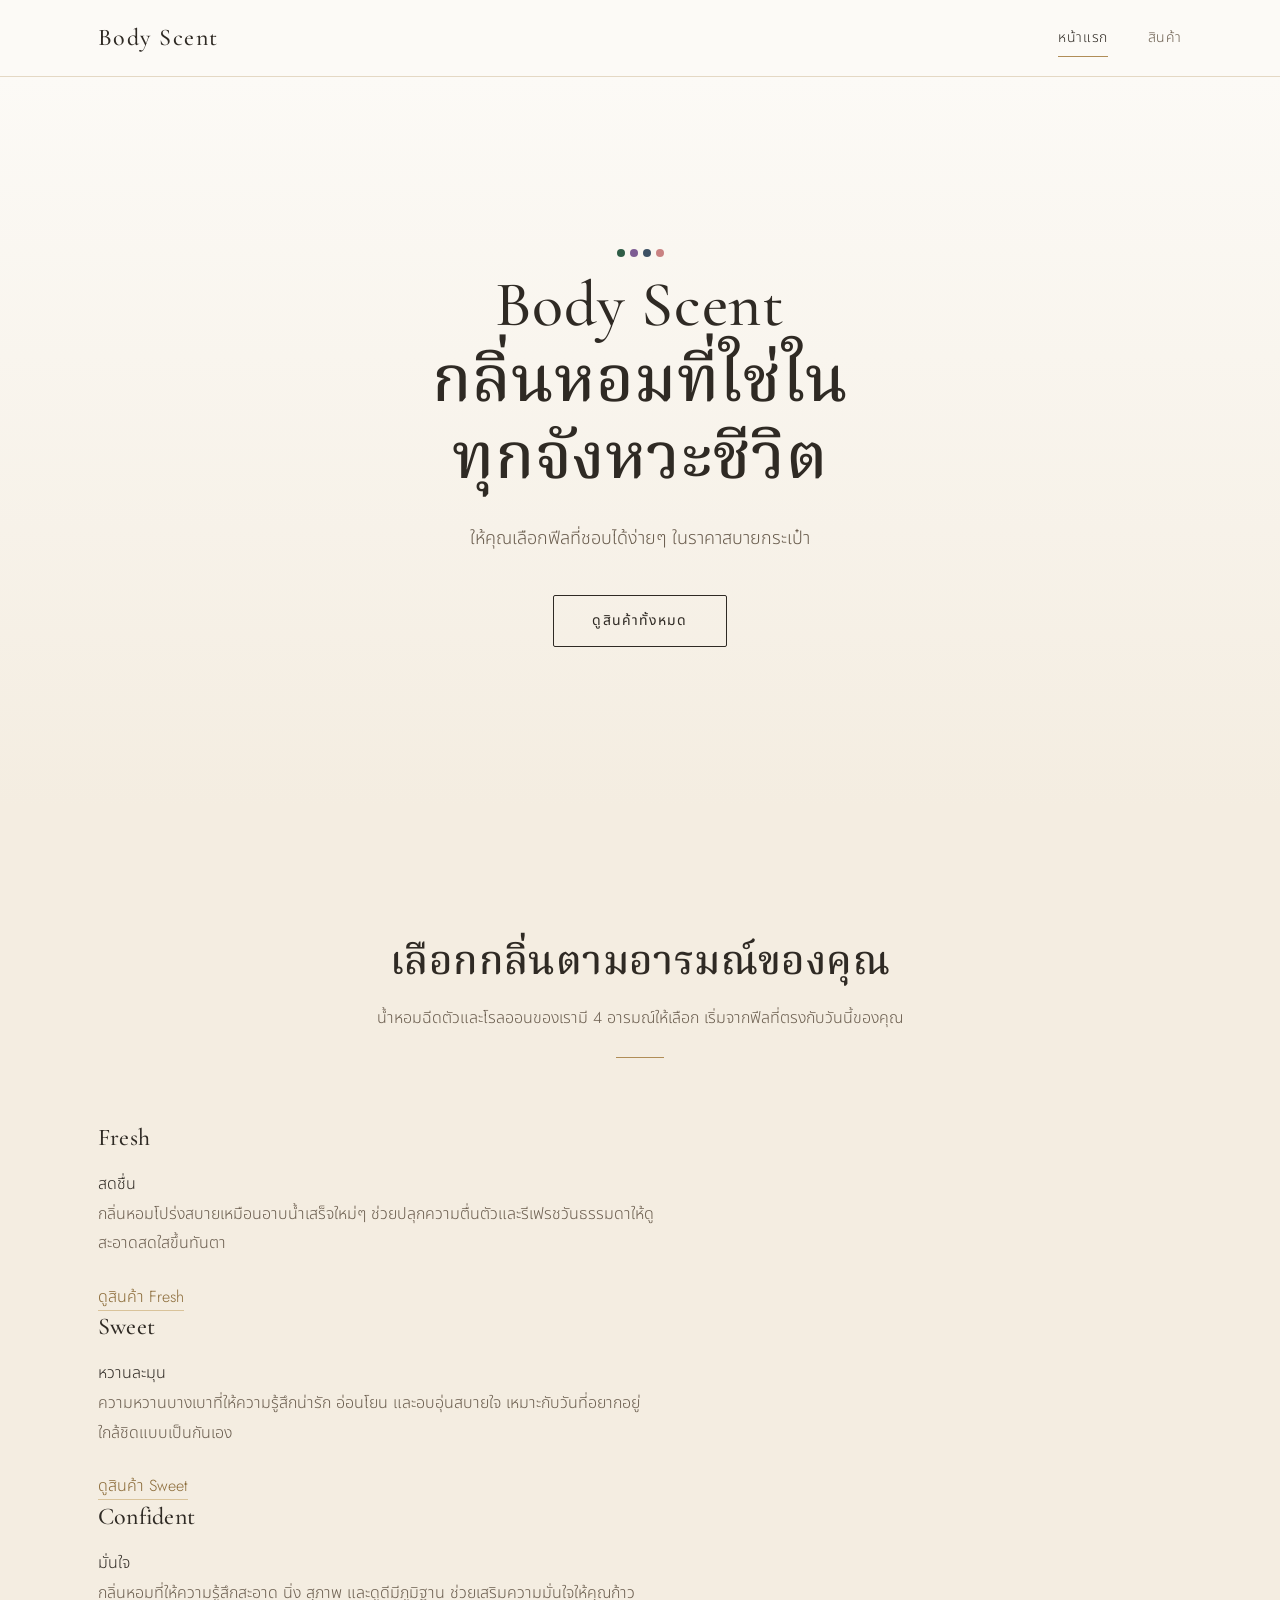
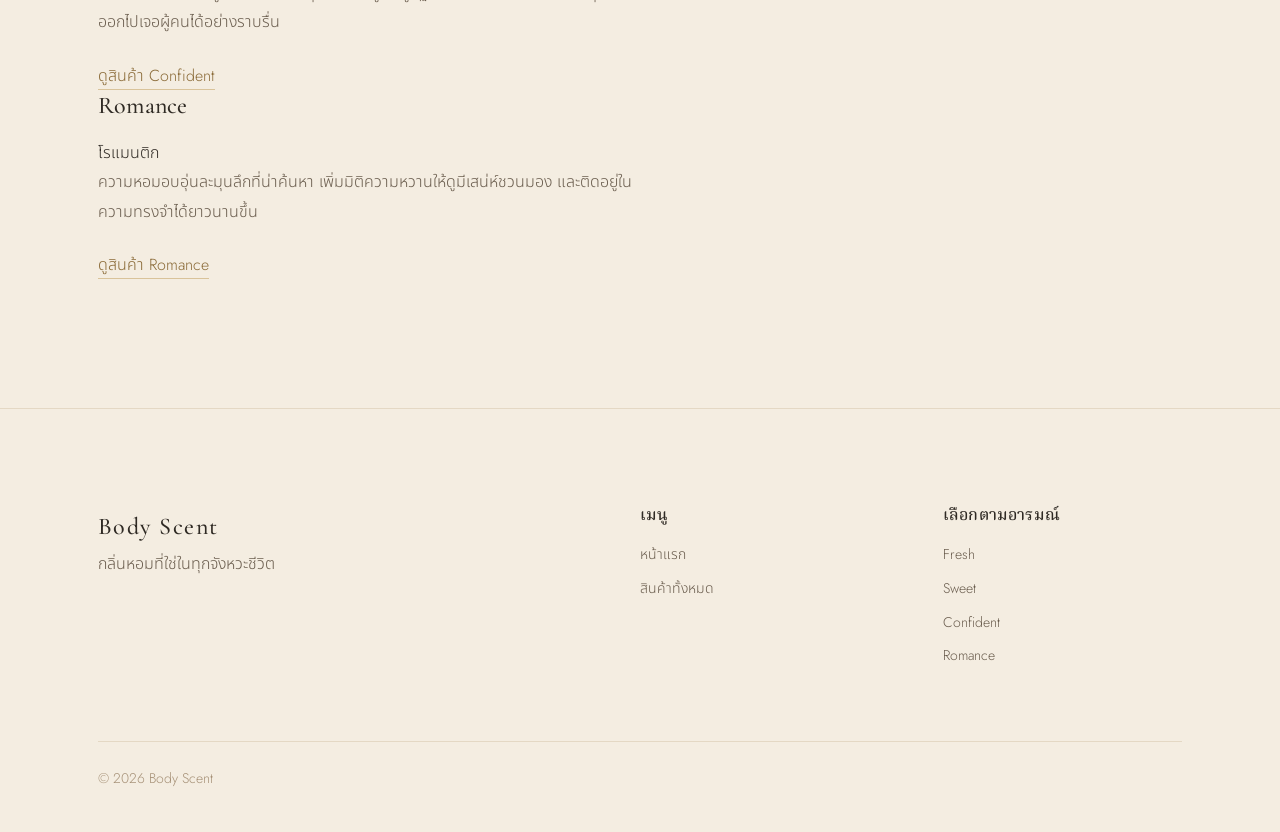
<file: index.html>
<!DOCTYPE html>
<html lang="th">
<head>
  <meta charset="UTF-8">
  <meta name="viewport" content="width=device-width, initial-scale=1">
  <title>Body Scent | น้ำหอมฉีดตัวและโรลออน เลือกกลิ่นตามอารมณ์</title>
  <meta name="description" content="Body Scent กลิ่นหอมที่ใช่ในทุกจังหวะชีวิต เลือกฟีลที่ชอบได้ง่ายๆ ในราคาสบายกระเป๋า น้ำหอมฉีดตัวและโรลออน 4 อารมณ์ Fresh, Sweet, Confident, Romance">
  <link rel="stylesheet" href="style.css">
</head>
<body>

  <header class="site-header">
    <div class="container">
      <a class="logo" href="index.html">Body Scent</a>
      <nav class="nav" aria-label="เมนูหลัก">
        <a href="index.html" aria-current="page">หน้าแรก</a>
        <a href="product.html">สินค้า</a>
      </nav>
    </div>
  </header>

  <main>

    <!-- Hero -->
    <section class="hero hero--full text-center" aria-labelledby="hero-title">
      <div class="container">
        <div class="hero__moods" aria-hidden="true">
          <span class="mood-dot" data-mood="fresh"></span>
          <span class="mood-dot" data-mood="sweet"></span>
          <span class="mood-dot" data-mood="confident"></span>
          <span class="mood-dot" data-mood="romance"></span>
        </div>
        <h1 id="hero-title">Body Scent<br>กลิ่นหอมที่ใช่ในทุกจังหวะชีวิต</h1>
        <p class="lead">ให้คุณเลือกฟีลที่ชอบได้ง่ายๆ ในราคาสบายกระเป๋า</p>
        <a class="btn" href="product.html">ดูสินค้าทั้งหมด</a>
      </div>
    </section>

    <!-- เลือกตาม mood -->
    <section class="section section--cream" id="moods" aria-labelledby="moods-title">
      <div class="container">
        <div class="section-head text-center">
          <h2 id="moods-title">เลือกกลิ่นตามอารมณ์ของคุณ</h2>
          <p>น้ำหอมฉีดตัวและโรลออนของเรามี 4 อารมณ์ให้เลือก เริ่มจากฟีลที่ตรงกับวันนี้ของคุณ</p>
          <span class="rule"></span>
        </div>

        <div class="mood-grid">

          <a class="mood-card" data-mood="fresh" href="product.html?mood=fresh">
            <h3 class="mood-card__name">Fresh</h3>
            <span class="mood-card__th">สดชื่น</span>
            <p>กลิ่นหอมโปร่งสบายเหมือนอาบน้ำเสร็จใหม่ๆ ช่วยปลุกความตื่นตัวและรีเฟรชวันธรรมดาให้ดูสะอาดสดใสขึ้นทันตา</p>
            <span class="link">ดูสินค้า Fresh</span>
          </a>

          <a class="mood-card" data-mood="sweet" href="product.html?mood=sweet">
            <h3 class="mood-card__name">Sweet</h3>
            <span class="mood-card__th">หวานละมุน</span>
            <p>ความหวานบางเบาที่ให้ความรู้สึกน่ารัก อ่อนโยน และอบอุ่นสบายใจ เหมาะกับวันที่อยากอยู่ใกล้ชิดแบบเป็นกันเอง</p>
            <span class="link">ดูสินค้า Sweet</span>
          </a>

          <a class="mood-card" data-mood="confident" href="product.html?mood=confident">
            <h3 class="mood-card__name">Confident</h3>
            <span class="mood-card__th">มั่นใจ</span>
            <p>กลิ่นหอมที่ให้ความรู้สึกสะอาด นิ่ง สุภาพ และดูดีมีภูมิฐาน ช่วยเสริมความมั่นใจให้คุณก้าวออกไปเจอผู้คนได้อย่างราบรื่น</p>
            <span class="link">ดูสินค้า Confident</span>
          </a>

          <a class="mood-card" data-mood="romance" href="product.html?mood=romance">
            <h3 class="mood-card__name">Romance</h3>
            <span class="mood-card__th">โรแมนติก</span>
            <p>ความหอมอบอุ่นละมุนลึกที่น่าค้นหา เพิ่มมิติความหวานให้ดูมีเสน่ห์ชวนมอง และติดอยู่ในความทรงจำได้ยาวนานขึ้น</p>
            <span class="link">ดูสินค้า Romance</span>
          </a>

        </div>
      </div>
    </section>

  </main>

  <footer class="site-footer">
    <div class="container">
      <div>
        <a class="logo" href="index.html">Body Scent</a>
        <p>กลิ่นหอมที่ใช่ในทุกจังหวะชีวิต</p>
      </div>
      <div>
        <h4>เมนู</h4>
        <ul>
          <li><a href="index.html">หน้าแรก</a></li>
          <li><a href="product.html">สินค้าทั้งหมด</a></li>
        </ul>
      </div>
      <div>
        <h4>เลือกตามอารมณ์</h4>
        <ul>
          <li><a href="product.html?mood=fresh">Fresh</a></li>
          <li><a href="product.html?mood=sweet">Sweet</a></li>
          <li><a href="product.html?mood=confident">Confident</a></li>
          <li><a href="product.html?mood=romance">Romance</a></li>
        </ul>
      </div>
      <div class="footer-bottom">© 2026 Body Scent</div>
    </div>
  </footer>

  <script src="script.js"></script>
</body>
</html>
</file>
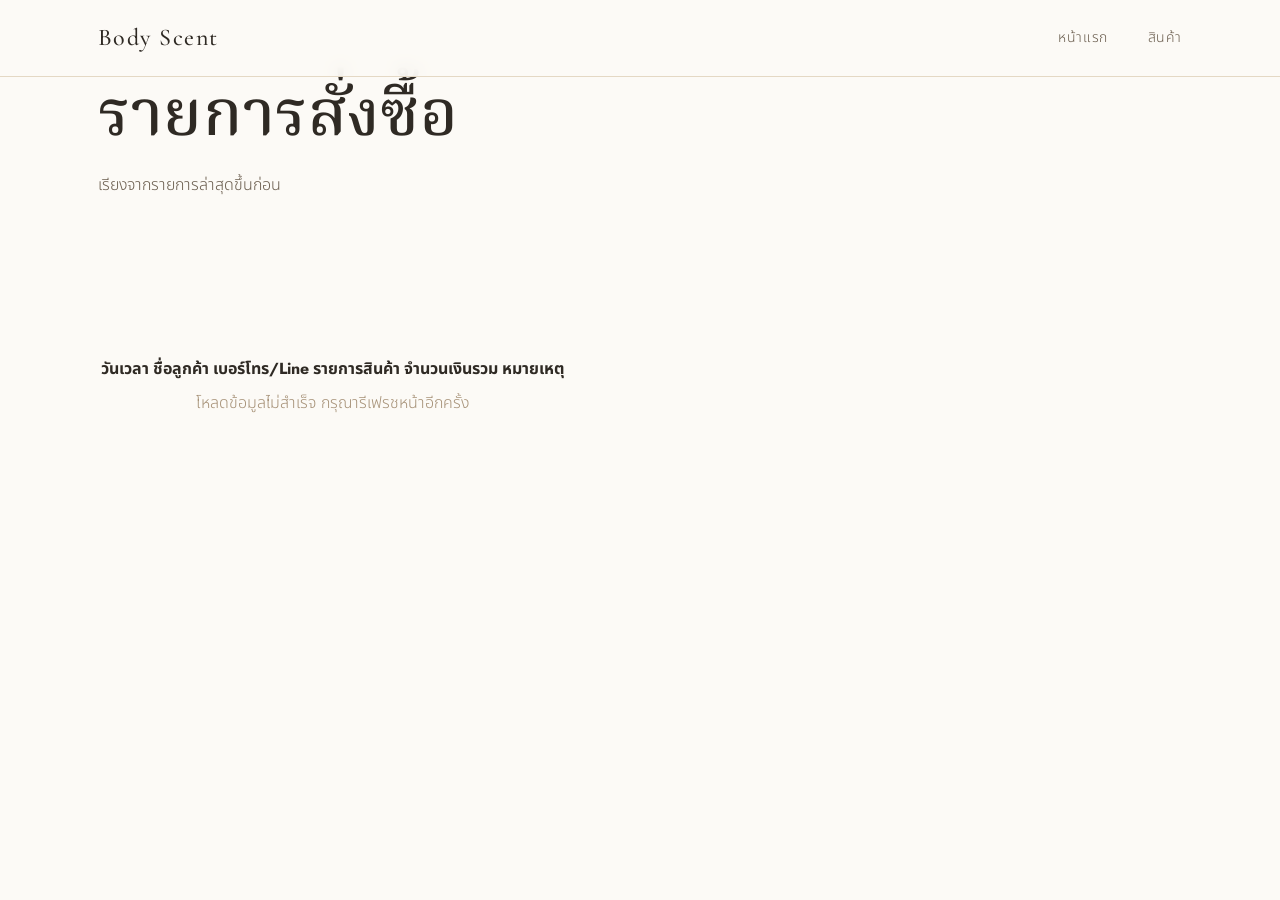
<file: admin.html>
<!DOCTYPE html>
<html lang="th">
<head>
  <meta charset="UTF-8">
  <meta name="viewport" content="width=device-width, initial-scale=1">
  <title>รายการสั่งซื้อ | Body Scent</title>
  <meta name="robots" content="noindex, nofollow">
  <link rel="stylesheet" href="style.css">
</head>
<body>

  <header class="site-header">
    <div class="container">
      <a class="logo" href="index.html">Body Scent</a>
      <nav class="nav" aria-label="เมนูหลัก">
        <a href="index.html">หน้าแรก</a>
        <a href="product.html">สินค้า</a>
      </nav>
    </div>
  </header>

  <main>

    <section class="page-head">
      <div class="container">
        <h1>รายการสั่งซื้อ</h1>
        <p>เรียงจากรายการล่าสุดขึ้นก่อน</p>
      </div>
    </section>

    <section class="section">
      <div class="container">
        <div class="table-wrap">
          <table id="ordersTable" class="orders-table">
            <thead>
              <tr>
                <th scope="col">วันเวลา</th>
                <th scope="col">ชื่อลูกค้า</th>
                <th scope="col">เบอร์โทร/Line</th>
                <th scope="col">รายการสินค้า</th>
                <th scope="col">จำนวนเงินรวม</th>
                <th scope="col">หมายเหตุ</th>
              </tr>
            </thead>
            <tbody></tbody>
          </table>
        </div>
      </div>
    </section>

  </main>

  <script src="script.js"></script>
</body>
</html>
</file>
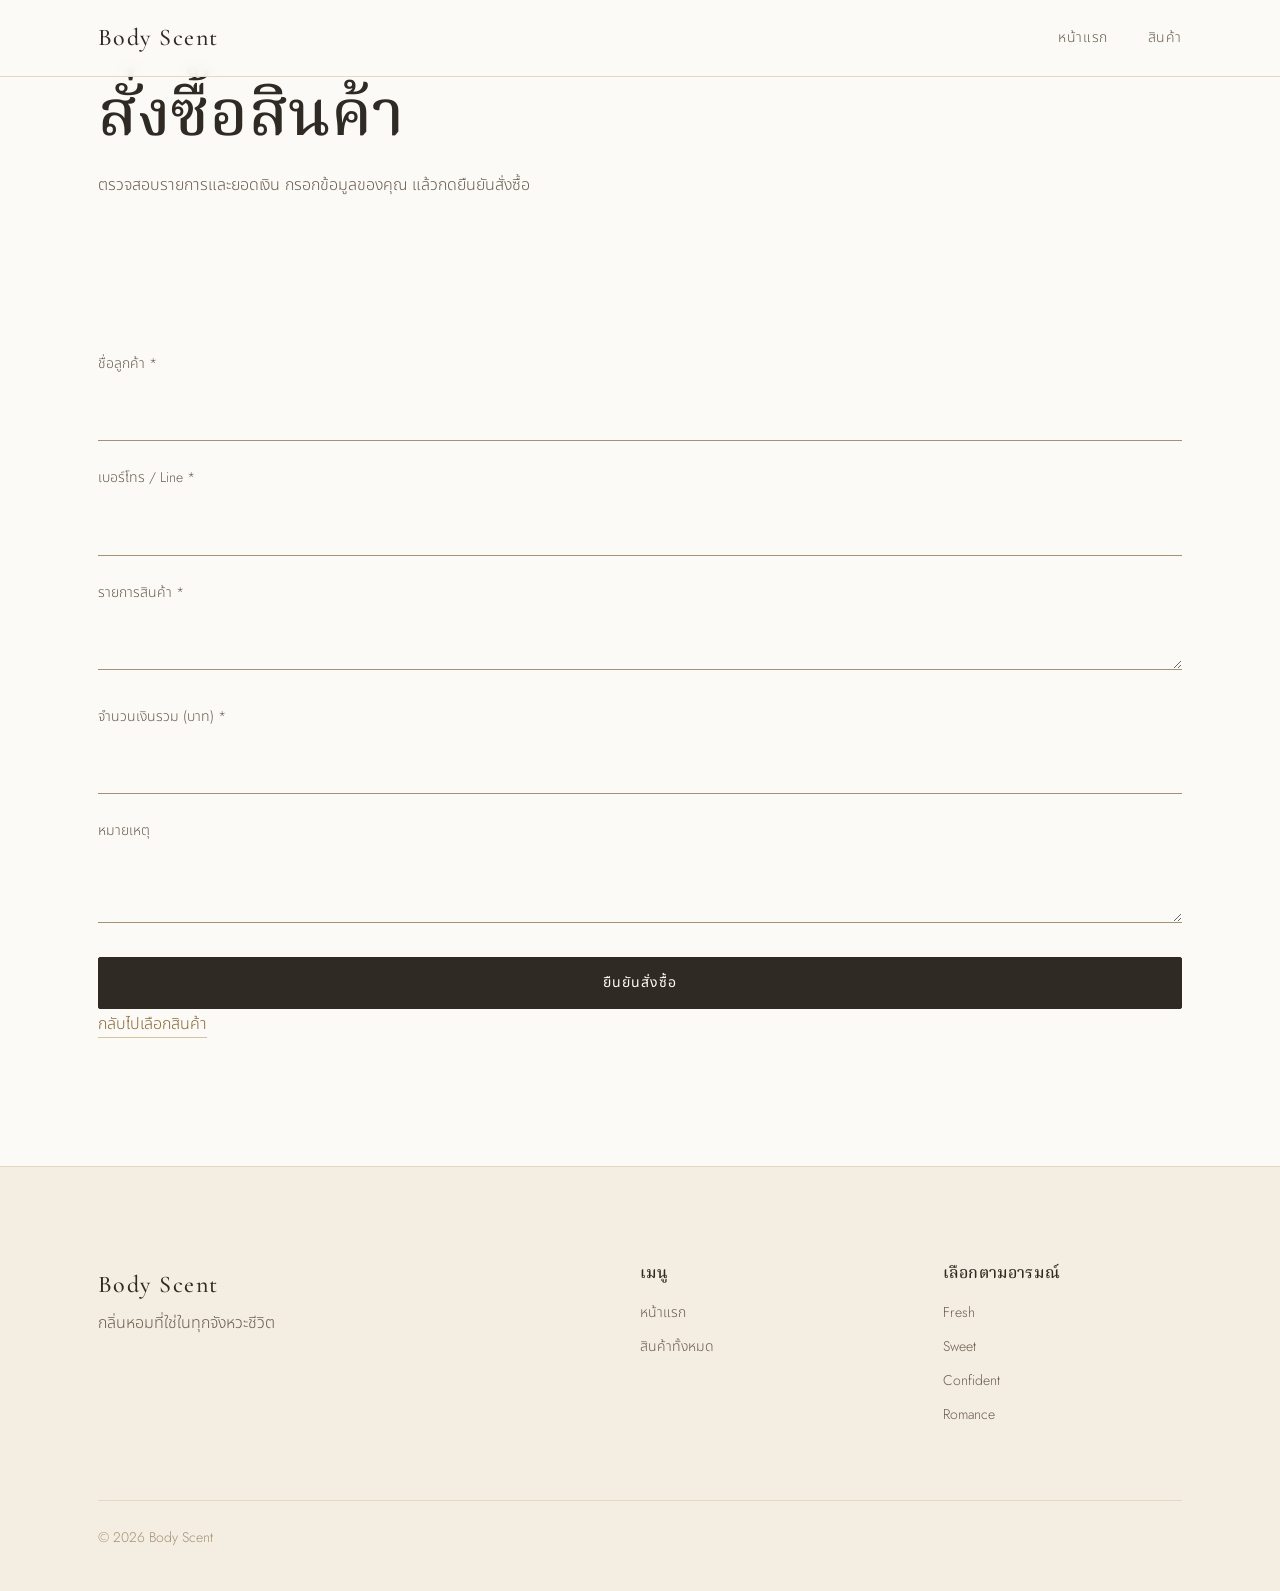
<file: order.html>
<!DOCTYPE html>
<html lang="th">
<head>
  <meta charset="UTF-8">
  <meta name="viewport" content="width=device-width, initial-scale=1">
  <title>สั่งซื้อสินค้า | Body Scent</title>
  <meta name="description" content="กรอกข้อมูลเพื่อสั่งซื้อน้ำหอมฉีดตัวและโรลออนจาก Body Scent">
  <link rel="stylesheet" href="style.css">
</head>
<body>

  <header class="site-header">
    <div class="container">
      <a class="logo" href="index.html">Body Scent</a>
      <nav class="nav" aria-label="เมนูหลัก">
        <a href="index.html">หน้าแรก</a>
        <a href="product.html">สินค้า</a>
      </nav>
    </div>
  </header>

  <main>

    <section class="page-head">
      <div class="container">
        <h1>สั่งซื้อสินค้า</h1>
        <p>ตรวจสอบรายการและยอดเงิน กรอกข้อมูลของคุณ แล้วกดยืนยันสั่งซื้อ</p>
      </div>
    </section>

    <section class="section">
      <div class="container">
        <form id="orderForm" class="form-narrow">

          <div class="field">
            <label for="customerName">ชื่อลูกค้า <span class="req" aria-hidden="true">*</span></label>
            <input class="input" type="text" id="customerName" name="customerName" required autocomplete="name">
          </div>

          <div class="field">
            <label for="contact">เบอร์โทร / Line <span class="req" aria-hidden="true">*</span></label>
            <input class="input" type="text" id="contact" name="contact" required>
          </div>

          <div class="field">
            <label for="items">รายการสินค้า <span class="req" aria-hidden="true">*</span></label>
            <textarea class="input" id="items" name="items" rows="2" required></textarea>
          </div>

          <div class="field">
            <label for="total">จำนวนเงินรวม (บาท) <span class="req" aria-hidden="true">*</span></label>
            <input class="input" type="number" id="total" name="total" min="0" step="any" inputmode="decimal" required>
          </div>

          <div class="field">
            <label for="note">หมายเหตุ</label>
            <textarea class="input" id="note" name="note" rows="3"></textarea>
          </div>

          <div class="form-actions">
            <button type="submit" class="btn btn--solid btn--block">ยืนยันสั่งซื้อ</button>
            <a class="link" href="product.html">กลับไปเลือกสินค้า</a>
          </div>

        </form>
      </div>
    </section>

  </main>

  <footer class="site-footer">
    <div class="container">
      <div>
        <a class="logo" href="index.html">Body Scent</a>
        <p>กลิ่นหอมที่ใช่ในทุกจังหวะชีวิต</p>
      </div>
      <div>
        <h4>เมนู</h4>
        <ul>
          <li><a href="index.html">หน้าแรก</a></li>
          <li><a href="product.html">สินค้าทั้งหมด</a></li>
        </ul>
      </div>
      <div>
        <h4>เลือกตามอารมณ์</h4>
        <ul>
          <li><a href="product.html?mood=fresh">Fresh</a></li>
          <li><a href="product.html?mood=sweet">Sweet</a></li>
          <li><a href="product.html?mood=confident">Confident</a></li>
          <li><a href="product.html?mood=romance">Romance</a></li>
        </ul>
      </div>
      <div class="footer-bottom">© 2026 Body Scent</div>
    </div>
  </footer>

  <script src="script.js"></script>
</body>
</html>
</file>
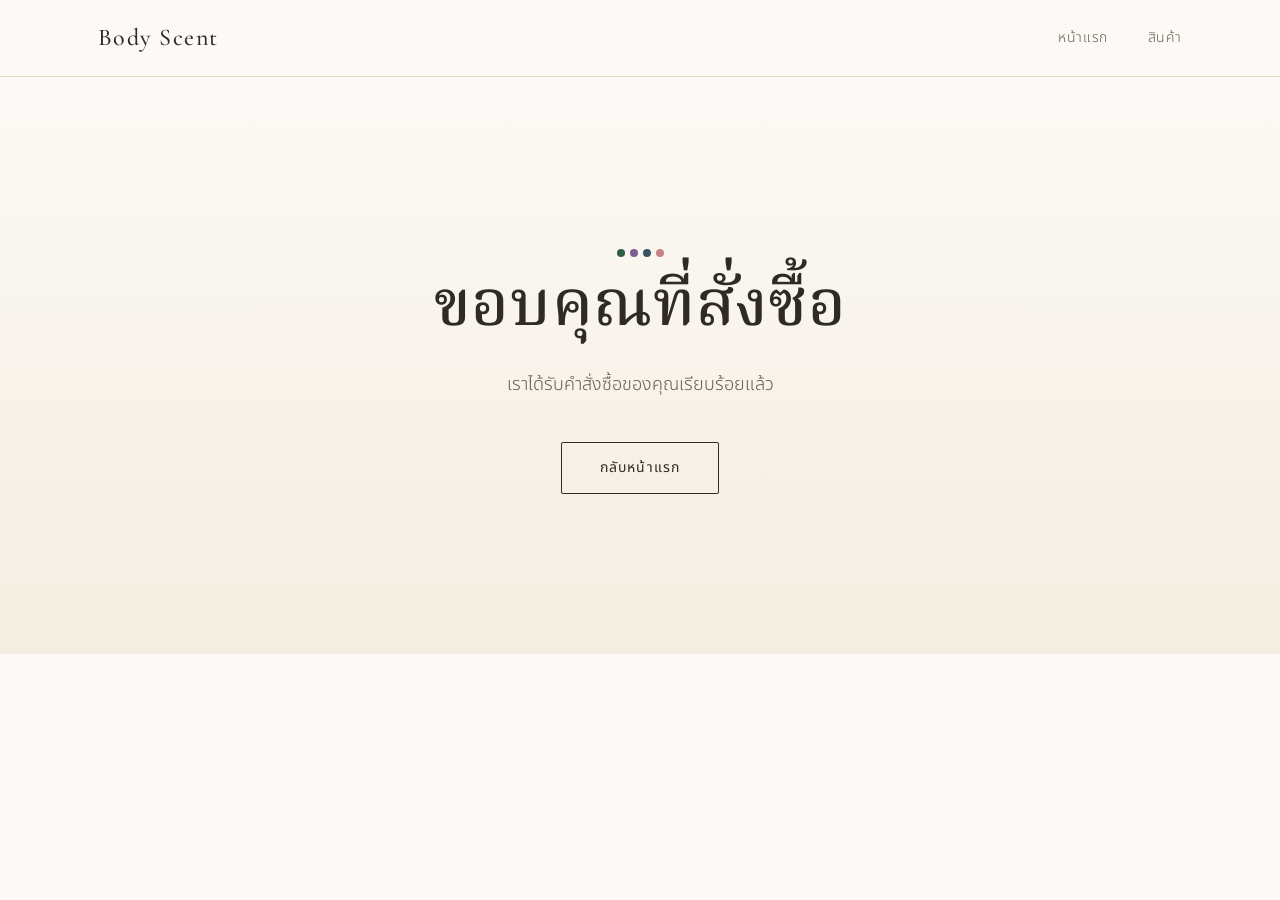
<file: thankyou.html>
<!DOCTYPE html>
<html lang="th">
<head>
  <meta charset="UTF-8">
  <meta name="viewport" content="width=device-width, initial-scale=1">
  <title>ขอบคุณที่สั่งซื้อ | Body Scent</title>
  <meta name="robots" content="noindex">
  <link rel="stylesheet" href="style.css">
</head>
<body>

  <header class="site-header">
    <div class="container">
      <a class="logo" href="index.html">Body Scent</a>
      <nav class="nav" aria-label="เมนูหลัก">
        <a href="index.html">หน้าแรก</a>
        <a href="product.html">สินค้า</a>
      </nav>
    </div>
  </header>

  <main>
    <section class="hero hero--full thanks text-center">
      <div class="container">
        <div class="hero__moods" aria-hidden="true">
          <span class="mood-dot" data-mood="fresh"></span>
          <span class="mood-dot" data-mood="sweet"></span>
          <span class="mood-dot" data-mood="confident"></span>
          <span class="mood-dot" data-mood="romance"></span>
        </div>
        <h1>ขอบคุณที่สั่งซื้อ</h1>
        <p class="lead">เราได้รับคำสั่งซื้อของคุณเรียบร้อยแล้ว</p>
        <a class="btn" href="index.html">กลับหน้าแรก</a>
      </div>
    </section>
  </main>

</body>
</html>
</file>
<file: style.css>
/* ==========================================================================
   Body Scent — Global theme
   โทนพรีเมียม เรียบหรู มินิมอล  |  ขาว-ครีม-เบจเข้ม  |  accent ทอง/บรอนซ์อ่อน
   ========================================================================== */

@import url("https://fonts.googleapis.com/css2?family=Cormorant+Garamond:wght@400;500;600&family=Jost:wght@300;400;500&family=Noto+Serif+Thai:wght@300;400;500&family=Noto+Sans+Thai:wght@300;400;500&display=swap");

/* --------------------------------------------------------------------------
   1. Design tokens
   -------------------------------------------------------------------------- */
:root {
  /* Base palette */
  --ivory: #fcfaf6;        /* พื้นหลังหลัก */
  --cream: #f4ede1;        /* พื้นหลังรอง / section สลับ */
  --sand: #e4d8c4;         /* เส้นแบ่งอ่อน */
  --beige-deep: #a69177;   /* เบจเข้ม: เส้นขอบ, ข้อความรอง */
  --ink: #2f2a24;          /* ตัวอักษรหลัก (น้ำตาลเข้มนุ่ม) */
  --ink-soft: #6a5d4e;     /* ตัวอักษรรอง */

  /* Accent: ทอง/บรอนซ์อ่อน */
  --accent: #b08d57;       /* ใช้กับเส้น, จุด, ไอคอน */
  --accent-text: #8a6a37;  /* ใช้กับข้อความ/ลิงก์ (contrast พอบนพื้นขาว-ครีม) */
  --accent-soft: #d9c39a;

  /* Mood colors — แตะเบาๆ เป็นจุด/เส้นเล็กๆ เท่านั้น */
  --mood-fresh: #2f5d46;      /* เขียวเข้ม */
  --mood-sweet: #7d5c93;      /* ม่วงกลาง */
  --mood-confident: #3d5164;  /* น้ำเงินเทาเข้ม */
  --mood-romance: #c98282;    /* แดงอ่อน */

  /* Typography */
  --font-display: "Cormorant Garamond", "Noto Serif Thai", Georgia, serif;
  --font-body: "Jost", "Noto Sans Thai", "Helvetica Neue", Arial, sans-serif;

  /* Type scale */
  --fs-sm: 0.875rem;
  --fs-base: 1rem;
  --fs-md: 1.125rem;
  --fs-lg: 1.5rem;
  --fs-xl: clamp(1.75rem, 1.3rem + 1.6vw, 2.5rem);
  --fs-2xl: clamp(2.25rem, 1.5rem + 3.2vw, 4rem);

  /* Spacing — เน้นโปร่ง */
  --space-1: 0.5rem;
  --space-2: 1rem;
  --space-3: 1.5rem;
  --space-4: 2.5rem;
  --space-5: 4rem;
  --space-6: 6rem;
  --space-7: 8rem;
  --section-y: clamp(4.5rem, 10vw, 8rem);

  /* Layout */
  --container: 1180px;
  --gutter: clamp(1.25rem, 5vw, 3rem);
  --radius: 2px;
  --line: 1px solid var(--sand);
  --line-strong: 1px solid var(--beige-deep);

  --ease: cubic-bezier(0.22, 0.61, 0.36, 1);
}

/* --------------------------------------------------------------------------
   2. Reset & base
   -------------------------------------------------------------------------- */
*,
*::before,
*::after {
  box-sizing: border-box;
}

html {
  scroll-behavior: smooth;
  -webkit-text-size-adjust: 100%;
}

body {
  margin: 0;
  background: var(--ivory);
  color: var(--ink);
  font-family: var(--font-body);
  font-size: var(--fs-base);
  font-weight: 300;
  line-height: 1.85;
  -webkit-font-smoothing: antialiased;
  text-rendering: optimizeLegibility;
}

img,
picture,
svg {
  display: block;
  max-width: 100%;
}

a {
  color: inherit;
  text-decoration: none;
}

ul,
ol {
  margin: 0;
  padding: 0;
  list-style: none;
}

button,
input,
select {
  font: inherit;
  color: inherit;
}

:focus-visible {
  outline: 1px solid var(--accent-text);
  outline-offset: 4px;
}

::selection {
  background: var(--accent-soft);
  color: var(--ink);
}

/* --------------------------------------------------------------------------
   3. Typography
   -------------------------------------------------------------------------- */
h1,
h2,
h3,
h4 {
  margin: 0 0 var(--space-2);
  font-family: var(--font-display);
  font-weight: 500;
  line-height: 1.3;
  letter-spacing: 0.01em;
  color: var(--ink);
}

h1 { font-size: var(--fs-2xl); line-height: 1.2; }
h2 { font-size: var(--fs-xl); }
h3 { font-size: var(--fs-lg); }
h4 { font-size: var(--fs-md); }

p {
  margin: 0 0 var(--space-3);
  max-width: 62ch;
  color: var(--ink-soft);
}

.lead {
  font-size: var(--fs-md);
  line-height: 1.9;
}

.text-muted { color: var(--beige-deep); }
.text-center { text-align: center; }
.text-center p { margin-inline: auto; }

/* --------------------------------------------------------------------------
   4. Layout
   -------------------------------------------------------------------------- */
.container {
  width: 100%;
  max-width: var(--container);
  margin-inline: auto;
  padding-inline: var(--gutter);
}

.section {
  padding-block: var(--section-y);
}

.section--cream {
  background: var(--cream);
}

.section-head {
  margin-bottom: var(--space-5);
}

/* เส้นทองสั้นๆ ใต้หัวข้อ */
.rule {
  display: block;
  width: 48px;
  height: 1px;
  margin-top: var(--space-3);
  background: var(--accent);
  border: 0;
}

.text-center .rule {
  margin-inline: auto;
}

/* จุดสีของ mood ใต้หัวข้อ — แตะเบาๆ เท่านั้น */
.mood-line {
  display: flex;
  align-items: center;
  gap: 0.75rem;
  margin-top: var(--space-3);
}

.mood-line::before,
.mood-line::after {
  content: "";
  width: 32px;
  height: 1px;
  background: var(--sand);
}

.mood-line .mood-dot {
  width: 7px;
  height: 7px;
}

/* --------------------------------------------------------------------------
   5. Mood system
   ใส่ data-mood="fresh|sweet|confident|romance" บน element ใดก็ได้
   แล้วใช้ var(--mood) ภายใน
   -------------------------------------------------------------------------- */
[data-mood="fresh"]     { --mood: var(--mood-fresh); }
[data-mood="sweet"]     { --mood: var(--mood-sweet); }
[data-mood="confident"] { --mood: var(--mood-confident); }
[data-mood="romance"]   { --mood: var(--mood-romance); }

.mood-dot {
  display: inline-block;
  width: 8px;
  height: 8px;
  border-radius: 50%;
  background: var(--mood, var(--accent));
  flex-shrink: 0;
}

/* --------------------------------------------------------------------------
   6. Buttons — เส้นบาง สีเข้มนุ่มตา
   -------------------------------------------------------------------------- */
.btn {
  display: inline-flex;
  align-items: center;
  justify-content: center;
  gap: 0.6rem;
  padding: 0.95rem 2.4rem;
  border: 1px solid var(--ink);
  border-radius: var(--radius);
  background: transparent;
  color: var(--ink);
  font-family: var(--font-body);
  font-size: var(--fs-sm);
  font-weight: 400;
  letter-spacing: 0.08em;
  line-height: 1.4;
  cursor: pointer;
  transition: background-color 0.35s var(--ease), color 0.35s var(--ease),
    border-color 0.35s var(--ease);
}

.btn:hover {
  background: var(--ink);
  color: var(--ivory);
}

.btn--accent {
  border-color: var(--accent);
  color: var(--accent-text);
}

.btn--accent:hover {
  background: var(--accent);
  border-color: var(--accent);
  color: var(--ivory);
}

.btn--solid {
  background: var(--ink);
  color: var(--ivory);
}

.btn--solid:hover {
  background: var(--accent-text);
  border-color: var(--accent-text);
}

.btn--block {
  width: 100%;
}

.link {
  color: var(--accent-text);
  border-bottom: 1px solid var(--accent-soft);
  padding-bottom: 2px;
  transition: border-color 0.3s var(--ease);
}

.link:hover {
  border-color: var(--accent-text);
}

/* --------------------------------------------------------------------------
   7. Header / Navigation
   -------------------------------------------------------------------------- */
.site-header {
  position: sticky;
  top: 0;
  z-index: 50;
  background: rgba(252, 250, 246, 0.92);
  backdrop-filter: blur(8px);
  -webkit-backdrop-filter: blur(8px);
  border-bottom: var(--line);
}

.site-header .container {
  display: flex;
  align-items: center;
  justify-content: space-between;
  gap: var(--space-3);
  min-height: 76px;
}

.logo {
  font-family: var(--font-display);
  font-size: 1.5rem;
  font-weight: 500;
  letter-spacing: 0.06em;
  color: var(--ink);
}

.nav {
  display: flex;
  align-items: center;
  gap: var(--space-4);
}

.nav a {
  position: relative;
  font-size: var(--fs-sm);
  letter-spacing: 0.04em;
  color: var(--ink-soft);
  transition: color 0.3s var(--ease);
}

.nav a::after {
  content: "";
  position: absolute;
  left: 0;
  bottom: -6px;
  width: 100%;
  height: 1px;
  background: var(--accent);
  transform: scaleX(0);
  transform-origin: left;
  transition: transform 0.35s var(--ease);
}

.nav a:hover,
.nav a[aria-current="page"] {
  color: var(--ink);
}

.nav a:hover::after,
.nav a[aria-current="page"]::after {
  transform: scaleX(1);
}

/* --------------------------------------------------------------------------
   8. Hero
   -------------------------------------------------------------------------- */
.hero {
  padding-block: clamp(5rem, 14vw, 10rem);
  background: linear-gradient(180deg, var(--ivory) 0%, var(--cream) 100%);
}

.hero h1 {
  max-width: 16ch;
  margin-bottom: var(--space-3);
}

.hero p {
  margin-bottom: var(--space-4);
}

.hero.text-center h1 {
  margin-inline: auto;
}

/* --------------------------------------------------------------------------
   9. Filter (เลือก mood / type)
   -------------------------------------------------------------------------- */
.filters {
  display: flex;
  flex-wrap: wrap;
  gap: var(--space-2) var(--space-3);
  margin-bottom: var(--space-5);
}

.filter-btn {
  display: inline-flex;
  align-items: center;
  gap: 0.55rem;
  padding: 0.55rem 1.3rem;
  border: 1px solid var(--sand);
  border-radius: var(--radius);
  background: transparent;
  font-size: var(--fs-sm);
  letter-spacing: 0.04em;
  color: var(--ink-soft);
  cursor: pointer;
  transition: border-color 0.3s var(--ease), color 0.3s var(--ease);
}

.filter-btn:hover {
  border-color: var(--beige-deep);
  color: var(--ink);
}

.filter-btn.is-active,
.filter-btn[aria-pressed="true"] {
  border-color: var(--ink);
  color: var(--ink);
}

/* --------------------------------------------------------------------------
   10. Product grid & card
   -------------------------------------------------------------------------- */
.product-grid {
  display: grid;
  grid-template-columns: repeat(auto-fill, minmax(250px, 1fr));
  gap: var(--space-5) var(--space-4);
}

.product-card {
  display: flex;
  flex-direction: column;
  background: transparent;
}

.product-card__media {
  aspect-ratio: 4 / 5;
  overflow: hidden;
  background: var(--cream);
  border: var(--line);
}

.product-card__media img {
  width: 100%;
  height: 100%;
  object-fit: cover;
  transition: transform 0.8s var(--ease);
}

.product-card:hover .product-card__media img {
  transform: scale(1.03);
}

.product-card__body {
  display: flex;
  flex-direction: column;
  flex: 1;
  padding-top: var(--space-3);
}

.product-card__meta {
  display: flex;
  align-items: center;
  gap: 0.6rem;
  margin-bottom: var(--space-1);
  font-size: var(--fs-sm);
  color: var(--beige-deep);
}

.product-card__title {
  margin-bottom: var(--space-1);
  font-size: 1.25rem;
}

.product-card__desc {
  flex: 1;
  margin-bottom: var(--space-3);
  font-size: var(--fs-sm);
  line-height: 1.8;
}

.product-card__footer {
  display: flex;
  align-items: center;
  justify-content: space-between;
  gap: var(--space-2);
  padding-top: var(--space-2);
  border-top: var(--line);
}

.price {
  font-family: var(--font-display);
  font-size: 1.375rem;
  font-weight: 500;
  font-variant-numeric: lining-nums tabular-nums;
  color: var(--ink);
}

.price small {
  margin-left: 0.2rem;
  font-family: var(--font-body);
  font-size: var(--fs-sm);
  font-weight: 300;
  color: var(--beige-deep);
}

/* --------------------------------------------------------------------------
   11. Feature / info blocks
   -------------------------------------------------------------------------- */
.feature-grid {
  display: grid;
  grid-template-columns: repeat(auto-fit, minmax(240px, 1fr));
  gap: var(--space-5) var(--space-4);
}

.feature {
  padding-top: var(--space-3);
  border-top: var(--line-strong);
}

.feature h3 {
  font-size: 1.25rem;
}

.feature p {
  font-size: var(--fs-sm);
  margin-bottom: 0;
}

.split {
  display: grid;
  grid-template-columns: 1fr 1fr;
  gap: var(--space-6);
  align-items: center;
}

/* --------------------------------------------------------------------------
   12. Forms
   -------------------------------------------------------------------------- */
.field {
  display: block;
  margin-bottom: var(--space-3);
}

.field label {
  display: block;
  margin-bottom: 0.4rem;
  font-size: var(--fs-sm);
  color: var(--ink-soft);
}

.input {
  width: 100%;
  padding: 0.85rem 0;
  border: 0;
  border-bottom: 1px solid var(--beige-deep);
  border-radius: 0;
  background: transparent;
  transition: border-color 0.3s var(--ease);
}

.input:focus {
  outline: none;
  border-bottom-color: var(--accent-text);
}

/* --------------------------------------------------------------------------
   13. Footer
   -------------------------------------------------------------------------- */
.site-footer {
  padding-block: var(--space-6) var(--space-4);
  background: var(--cream);
  border-top: var(--line);
}

.site-footer .container {
  display: grid;
  grid-template-columns: 2fr 1fr 1fr;
  gap: var(--space-5);
}

.site-footer h4 {
  font-size: var(--fs-base);
  margin-bottom: var(--space-2);
}

.site-footer li {
  margin-bottom: 0.5rem;
  font-size: var(--fs-sm);
  color: var(--ink-soft);
}

.site-footer a:hover {
  color: var(--accent-text);
}

.footer-bottom {
  grid-column: 1 / -1;
  padding-top: var(--space-3);
  border-top: var(--line);
  font-size: var(--fs-sm);
  color: var(--beige-deep);
}

/* --------------------------------------------------------------------------
   14. Responsive
   -------------------------------------------------------------------------- */
@media (max-width: 900px) {
  .split {
    grid-template-columns: 1fr;
    gap: var(--space-5);
  }

  .site-footer .container {
    grid-template-columns: 1fr 1fr;
  }

  .site-footer .container > :first-child {
    grid-column: 1 / -1;
  }
}

@media (max-width: 640px) {
  .site-header .container {
    min-height: 64px;
  }

  .nav {
    gap: var(--space-3);
  }

  .product-grid {
    grid-template-columns: repeat(2, 1fr);
    gap: var(--space-4) var(--space-2);
  }

  .product-card__footer {
    flex-direction: column;
    align-items: stretch;
  }

  .product-card__footer .btn {
    padding-inline: 1rem;
  }

  .filters {
    flex-wrap: nowrap;
    overflow-x: auto;
    padding-bottom: 0.5rem;
    margin-inline: calc(var(--gutter) * -1);
    padding-inline: var(--gutter);
    scrollbar-width: none;
  }

  .filters::-webkit-scrollbar {
    display: none;
  }

  .filter-btn {
    white-space: nowrap;
  }

  .btn {
    padding-inline: 1.6rem;
  }

  .site-footer .container {
    grid-template-columns: 1fr;
    gap: var(--space-4);
  }
}

@media (max-width: 380px) {
  .product-grid {
    grid-template-columns: 1fr;
  }
}

/* --------------------------------------------------------------------------
   15. Accessibility
   -------------------------------------------------------------------------- */
@media (prefers-reduced-motion: reduce) {
  html {
    scroll-behavior: auto;
  }

  *,
  *::before,
  *::after {
    transition-duration: 0.01ms !important;
    animation-duration: 0.01ms !important;
  }
}
</file>
